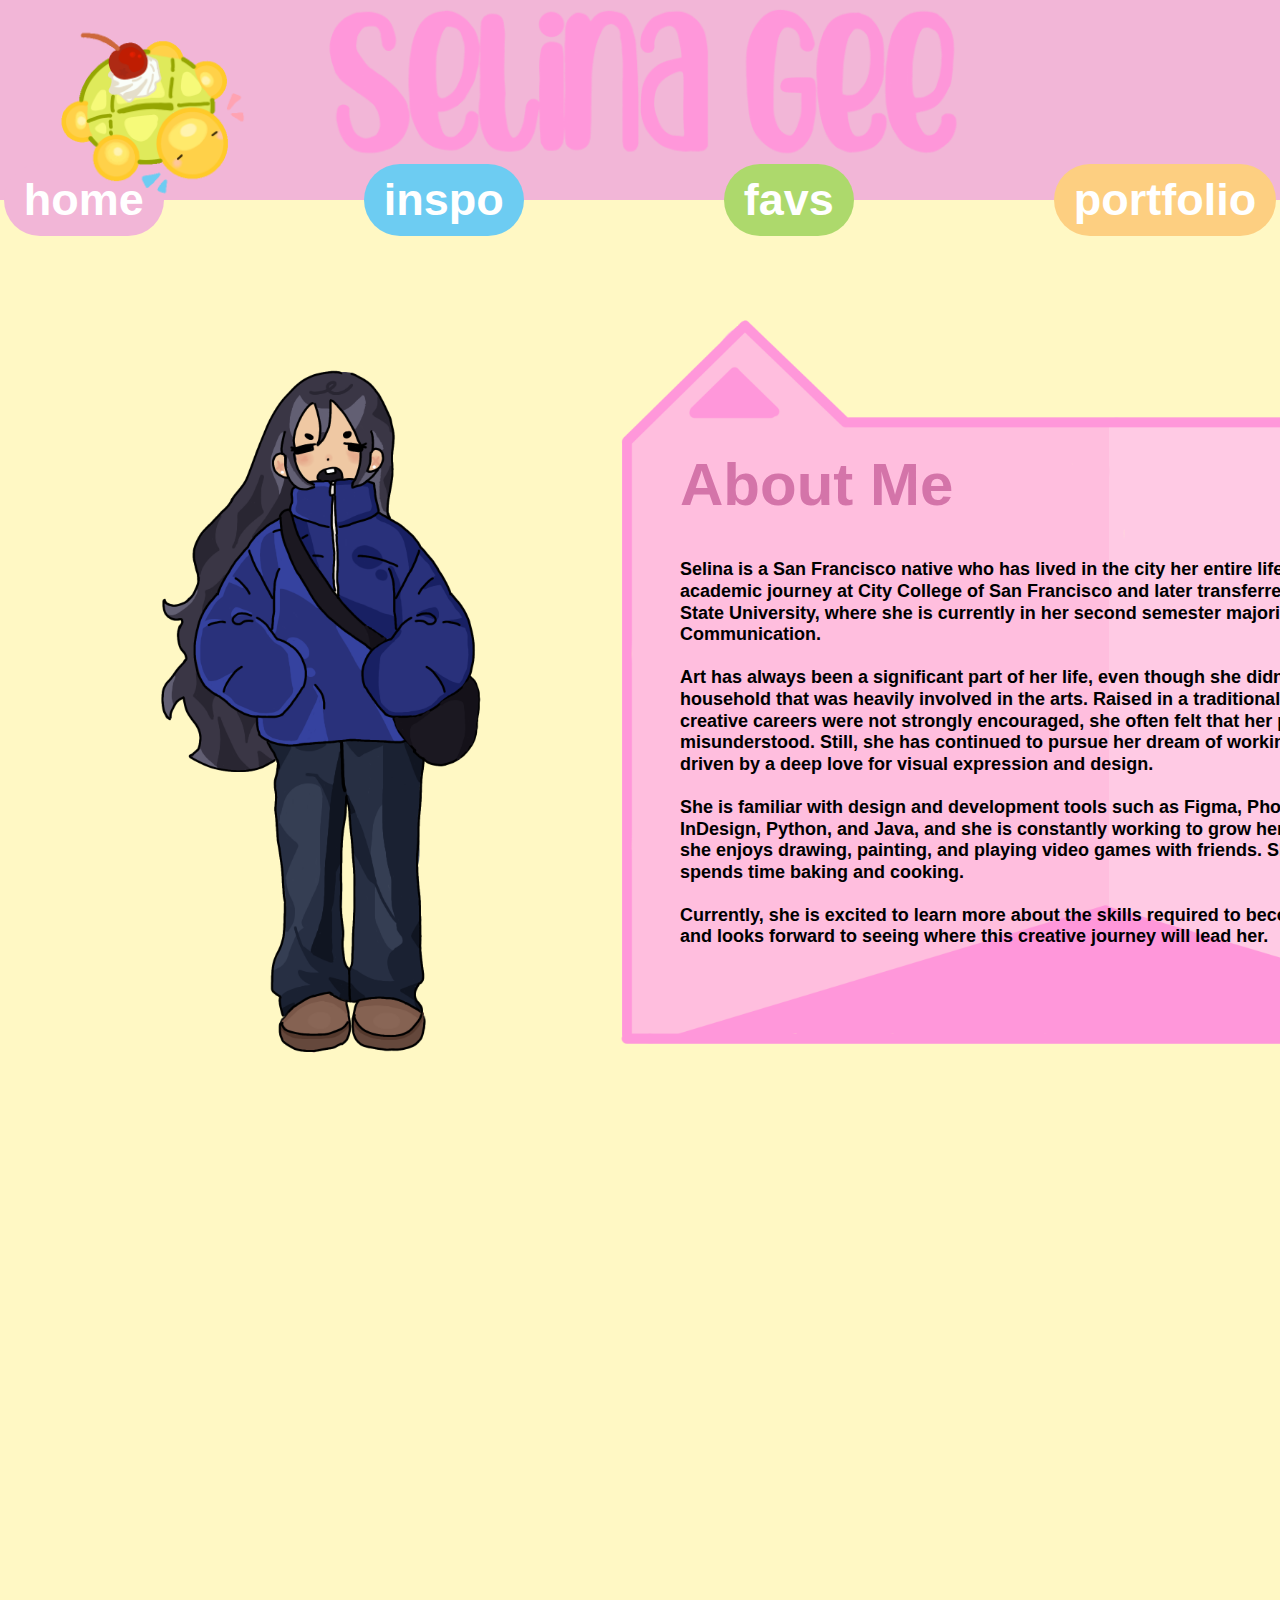
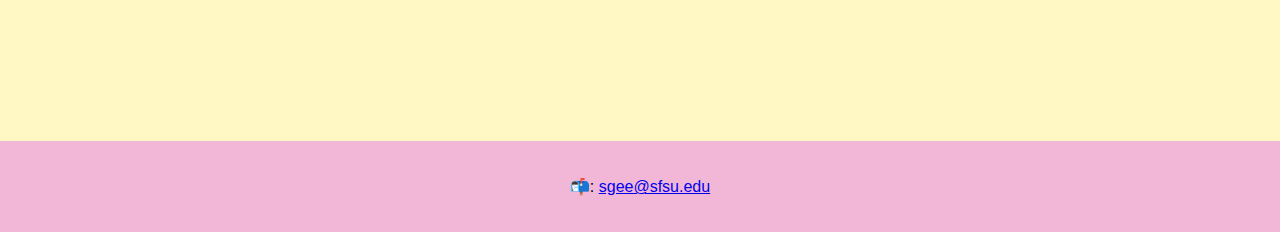
<file: index.html>
<!DOCTYPE html>
<html lang="en">
   <head>
      <meta charset="UTF-8">
      <title>Home</title>
      <link rel="stylesheet" href="css/style.css">
   </head>
   
   
   <header>
   <nav>
    <a href="index.html" class="nav-btn home">home</a>
    <a href="inspiration/inspiration.html" class="nav-btn inspo">inspo</a>
    <a href="topfive/topfive.html" class="nav-btn favs">favs</a>
    <a href="portfolio/portfolio.html" class="nav-btn portfolio">portfolio</a>
   
   </nav>
      
    </header>
       <section>
          <div class="background">
             <img src="img/catbox.png" alt="Pink Cat Box" class="catbox" width="1400" height="800">
             <img src="img/my name.png" alt="Selina Gee" class="my-name">
             <img src="img/turtle bread.gif" alt="turtle gif" class="turtle-gif">
           <div class="drawing-container">
             <img src="img/drawing of me.png" alt="drawing of me"  class="drawing">
          <div class="text">
            
              <h1>About Me</h1>
            <p>
             Selina is a San Francisco native who has lived in the city her entire life. She began her academic journey at City College of San Francisco and later transferred to San Francisco State University, where she is currently in her second semester majoring in Visual Communication.
             <br><br>
             Art has always been a significant part of her life, even though she didn’t grow up in a household that was heavily involved in the arts. Raised in a traditional Chinese family where creative careers were not strongly encouraged, she often felt that her passion for art was misunderstood. Still, she has continued to pursue her dream of working in a creative field, driven by a deep love for visual expression and design.
             <br><br>
             She is familiar with design and development tools such as Figma, Photoshop, Illustrator, InDesign, Python, and Java, and she is constantly working to grow her skills. In her free time, she enjoys drawing, painting, and playing video games with friends. She also occasionally spends time baking and cooking.
             <br><br>
             Currently, she is excited to learn more about the skills required to become a UX/UI designer and looks forward to seeing where this creative journey will lead her.
             <br><br>
             </p>
             </div>
             </div>
          </div>
               
       
           <footer>
            <p>📬: <a href="mailto:sgee@sfsu.edu.com">sgee@sfsu.edu</a></p>
                </footer>

       </section>

    

   
   
      
   
   
   
</html>
</file>
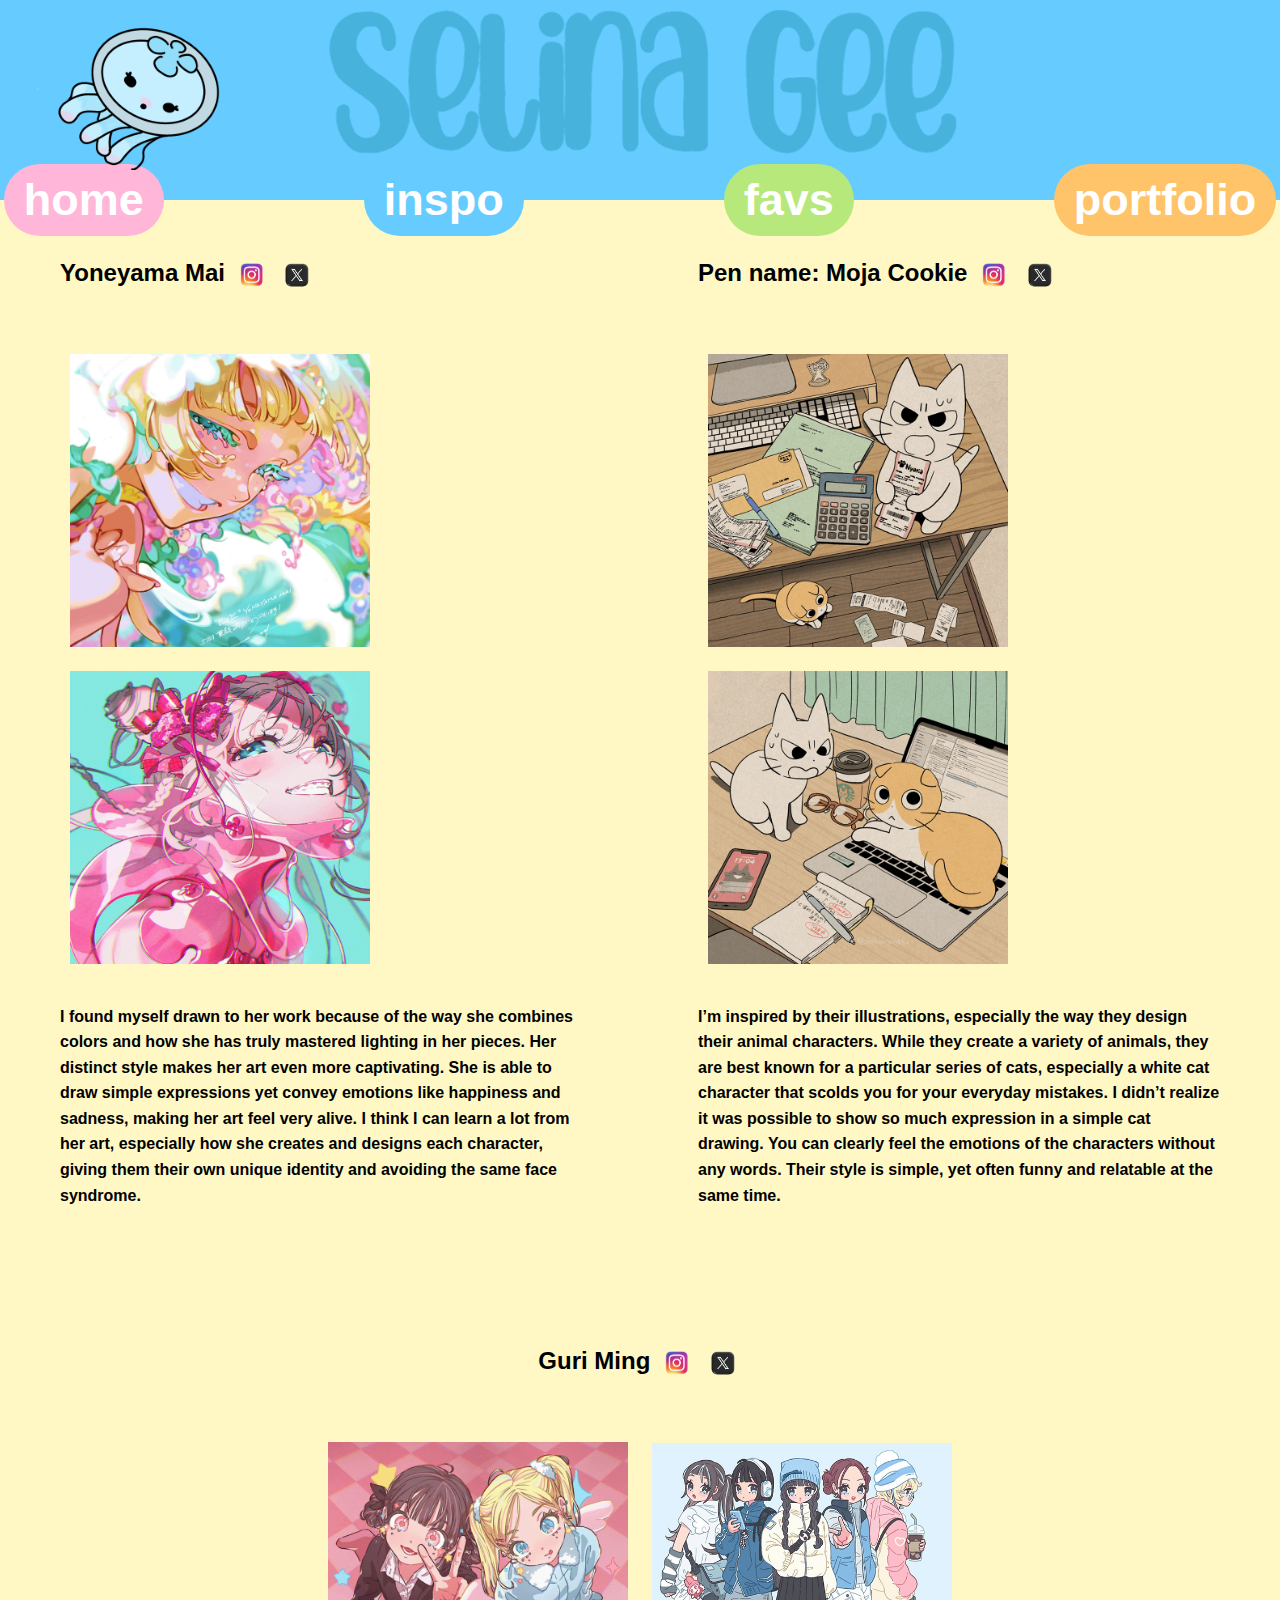
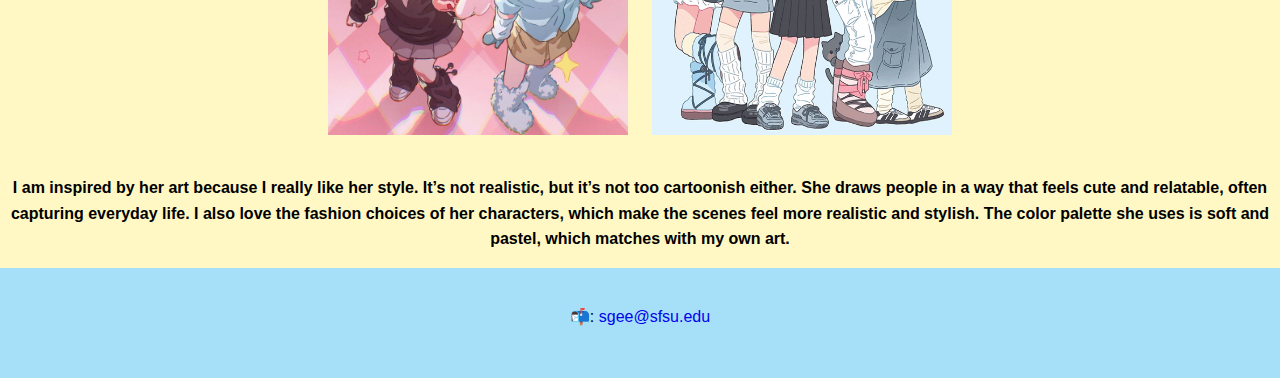
<file: inspiration/inspiration.html>
<!DOCTYPE html>
<html lang="en">
   <head>
      <meta charset="UTF-8">
      <title>inspiration</title>
      <link rel="stylesheet" href="css/style.css">
      
   </head>
  
   <body>

   <header>
   <nav>
    <a href="../index.html" class="nav-btn home">home</a>
    <a href="inspiration.html" class="nav-btn inspo">inspo</a>
    <a href="../topfive/topfive.html" class="nav-btn favs">favs</a>
    <a href="../portfolio/portfolio.html" class="nav-btn portfolio">portfolio</a>

   </nav>
   
   <div class="top-left-image">
  <img src="img/jellyfish.png" alt="jellyfish">
  </div>
   <img src="img/myname.png" alt="Selina Gee" class="my-name">
   </header>
   
   <section>
    <div class="container">
       <div class="column">
          <h1>Yoneyama Mai
         <!--instagram-->
             <a href="https://www.instagram.com/yoneyamai/" target="_blank">
             <img src="img/instagram.png" alt="Instagram" width="24" height="24" style="vertical-align: middle; margin-left: 8px;">
             </a>
             <!--x-->
             <a href="https://x.com/yoneyamai" target="_blank" rel="noopener noreferrer">
             <img src="img/x.png" alt="x/twitter" width="38" height="38" style="vertical-align: middle; margin-left: 8px;">
                </a>
          </h1>

             <img src="img/yoneyama mai1.png" alt="Yoneyama Mai illustration"  width="300" 
             style="display: inline-block; position: relative; top: -10px; margin: 10px;">
             <img src="img/yoneyama mai2.png" alt="Yoneyama Mai illustration"  width="300" 
             style="display: inline-block; position: relative; top: -10px; margin: 10px;">
             <p><strong>
            I found myself drawn to her work because of the way she combines colors and how she has truly mastered lighting in her pieces. Her distinct style makes her art even more captivating. She is able to draw simple expressions yet convey emotions like happiness and sadness, making her art feel very alive. I think I can learn a lot from her art, especially how she creates and designs each character, giving them their own unique identity and avoiding the same face syndrome.
            </strong></p>
       </div>
          
          <div class="column">
             <h1>Pen name: <span>Moja Cookie</span>
         <!--instagram-->
             <a href="https://www.instagram.com/shikaruneko/" target="_blank">
             <img src="img/instagram.png" alt="Instagram" width="24" height="24" style="vertical-align: middle; margin-left: 8px;">
             </a>
             <!--x-->
             <a href="https://x.com/shikaruneko" target="_blank" rel="noopener noreferrer">
             <img src="img/x.png" alt="x/twitter" width="38" height="38" style="vertical-align: middle; margin-left: 8px;">
                </a>
             </h1>

             <img src="img/moja cookie1.png" alt="shikaruneko illustration"  width="300" 
             style="display: inline-block; position: relative; top: -10px; margin: 10px;">
             <img src="img/moja cookie2.png" alt="shikaruneko illustration"  width="300" 
              style="display: inline-block; position: relative; top: -10px; margin: 10px;">
             <p><strong>
             I’m inspired by their illustrations, especially the way they design their animal characters. While they create a variety of animals, they are best known for a particular series of cats, especially a white cat character that scolds you for your everyday mistakes. I didn’t realize it was possible to show so much expression in a simple cat drawing. You can clearly feel the emotions of the characters without any words. Their style is simple, yet often funny and relatable at the same time.
             </strong></p>
            </div>
          </div>

          <div class="full-width">
             <h1>Guri Ming
             <!--instagram-->
                <a href="https://www.instagram.com/guri__ming/" target="_blank">
                <img src="img/instagram.png" alt="Instagram" width="24" height="24" style="vertical-align: middle; margin-left: 8px;">
                   </a>
             <!--x-->
                <a href="https://x.com/guri__ming" target="_blank" rel="noopener noreferrer">
                <img src="img/x.png" alt="x/twitter" width="38" height="38" style="vertical-align: middle; margin-left: 8px;">
                   </a>
             </h1>

                <img src="img/guri ming1.png" alt="guri ming illustration" width="300"
                style="display: inline-block; position: relative; top: -10px; margin: 10px;">
                <img src="img/guri ming2.png" alt="guri ming illustration" width="300"
                style="display: inline-block; position: relative; top: -10px; margin: 10px;">
                
                
             <p style="text-align: center;">
               <strong>
               I am inspired by her art because I really like her style. It’s not realistic, but it’s not too cartoonish either. She draws people in a way that feels cute and relatable, often capturing everyday life. I also love the fashion choices of her characters, which make the scenes feel more realistic and stylish. The color palette she uses is soft and pastel, which matches with my own art.
                </strong>
            </p>
          </div>


            <footer>
            <p>📬: <a href="mailto:sgee@sfsu.edu.com">sgee@sfsu.edu</a></p>
                </footer>

      </body>

 </section>

</html>
</file>
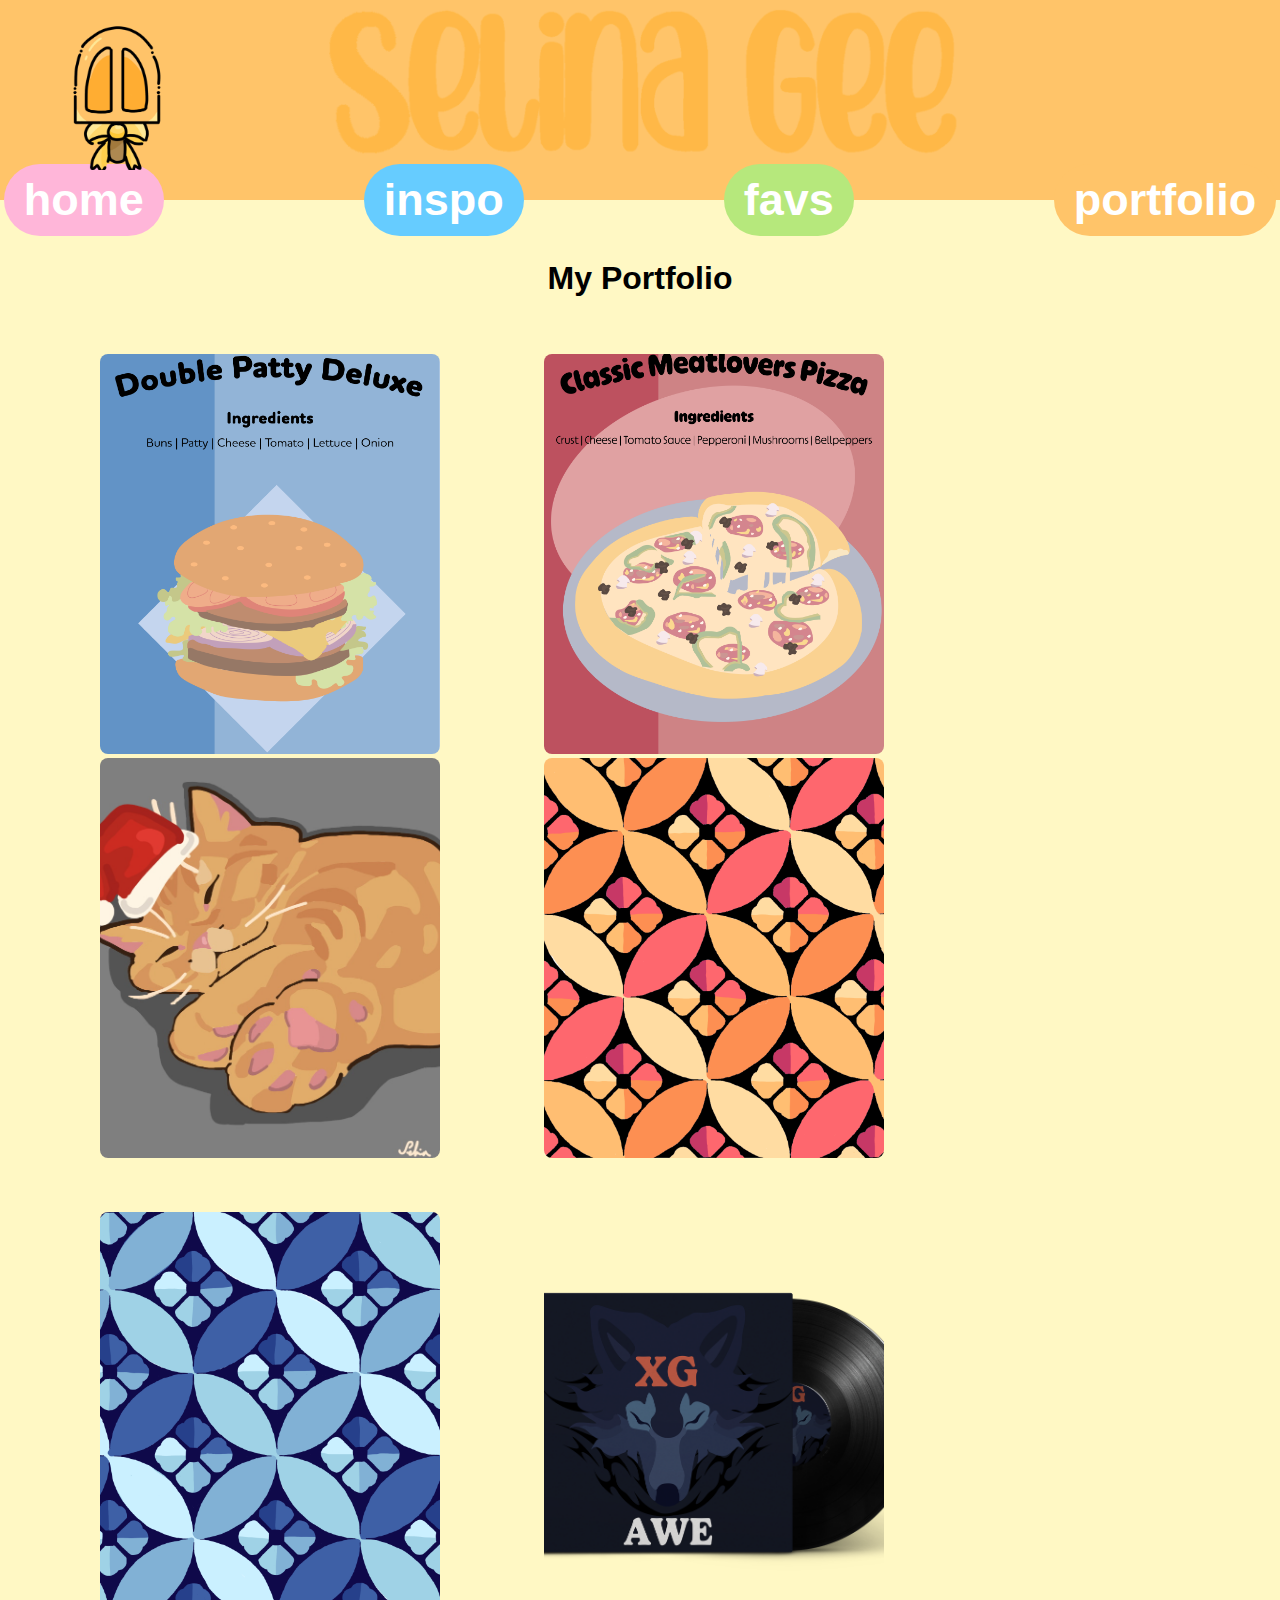
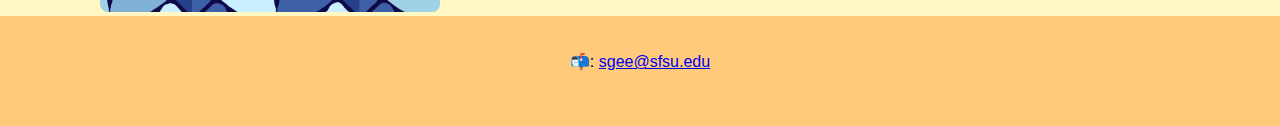
<file: portfolio/portfolio.html>
<!DOCTYPE html>
<html lang="en">
   <head>
      <meta charset="UTF-8">
      <title>Portfolio</title>
      <link rel="stylesheet" href="css/style.css">
   </head>
   <body>

   <header>
   <nav>
    <a href="../index.html" class="nav-btn home">home</a>
    <a href="../inspiration/inspiration.html" class="nav-btn inspo">inspo</a>
    <a href="../topfive/topfive.html" class="nav-btn favs">favs</a>
    <a href="portfolio.html" class="nav-btn portfolio">portfolio</a>
    
    </nav>
     <div class="top-left-image">
      <img src="img/orangesicle.png" alt="orangesicle" class="custom-top-img">
     </div>
   <img src="img/myname.png" alt="Selina Gee" class="my-name">
       </header>
       
       <h1 style="text-align: center; margin-top: 60px;">My Portfolio</h1>
       <br>
       <section class="portfolio-gallery">
         <br>
          <img src="img/burger recipe page.png" alt="burger recipe page" style="margin-left: 100px;">
          <img src="img/pizza recipe page.png"  alt="pizza recipe page"  style="margin-left: 100px;">
          <img src="img/cat.jpg" alt="christmas cat" style="margin-left: 100px;">
          <img src="img/sunset.png" alt="pattern" style="margin-left: 100px;">
          <div style="flex-basis: 100%; height: 50px;"></div>
          <img src="img/sea.png" alt="pattern" style="margin-left: 100px;">
          <img src="img/redesign xg album cover.png" alt="redesign of an album cover" style="margin-left: 100px;">
         
         <footer>
            <p>📬: <a href="mailto:sgee@sfsu.edu.com">sgee@sfsu.edu</a></p>
                </footer>
    
          
       
   </body>
   
   </section>
  
</html>
</file>
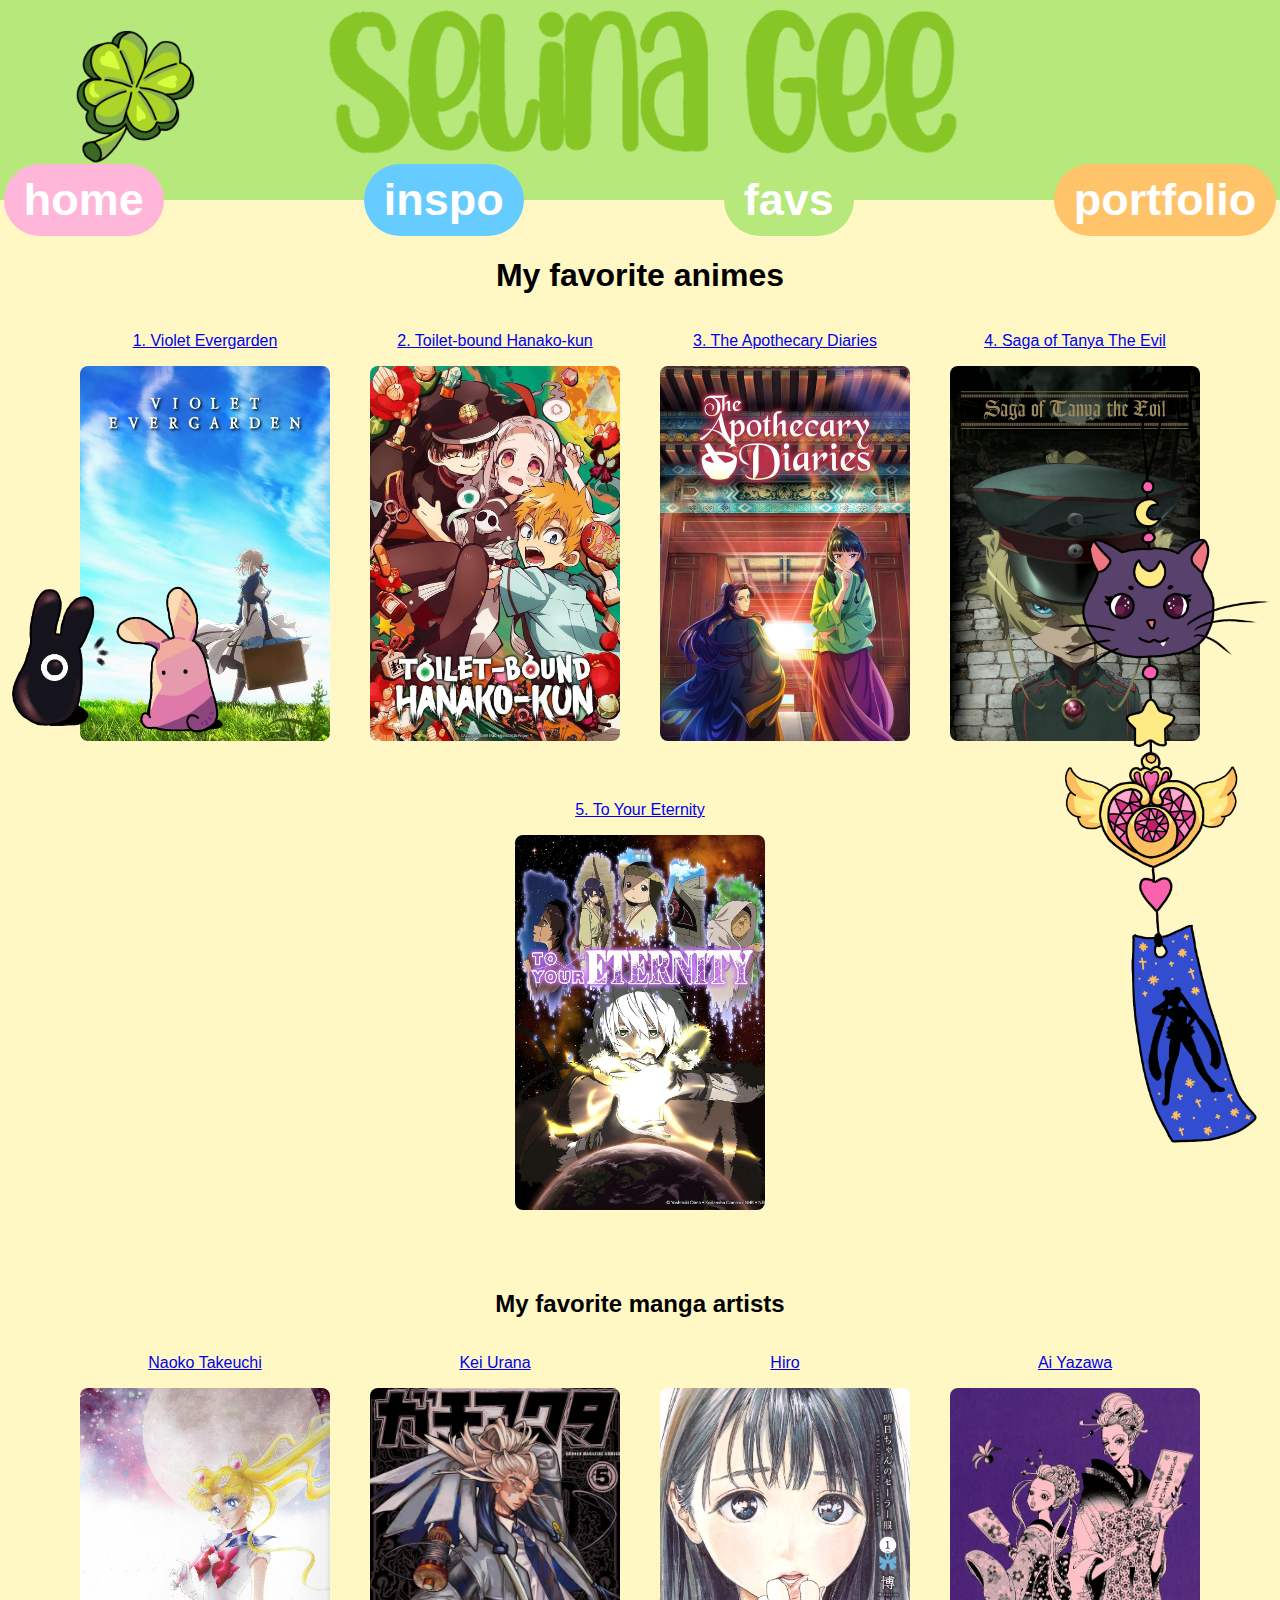
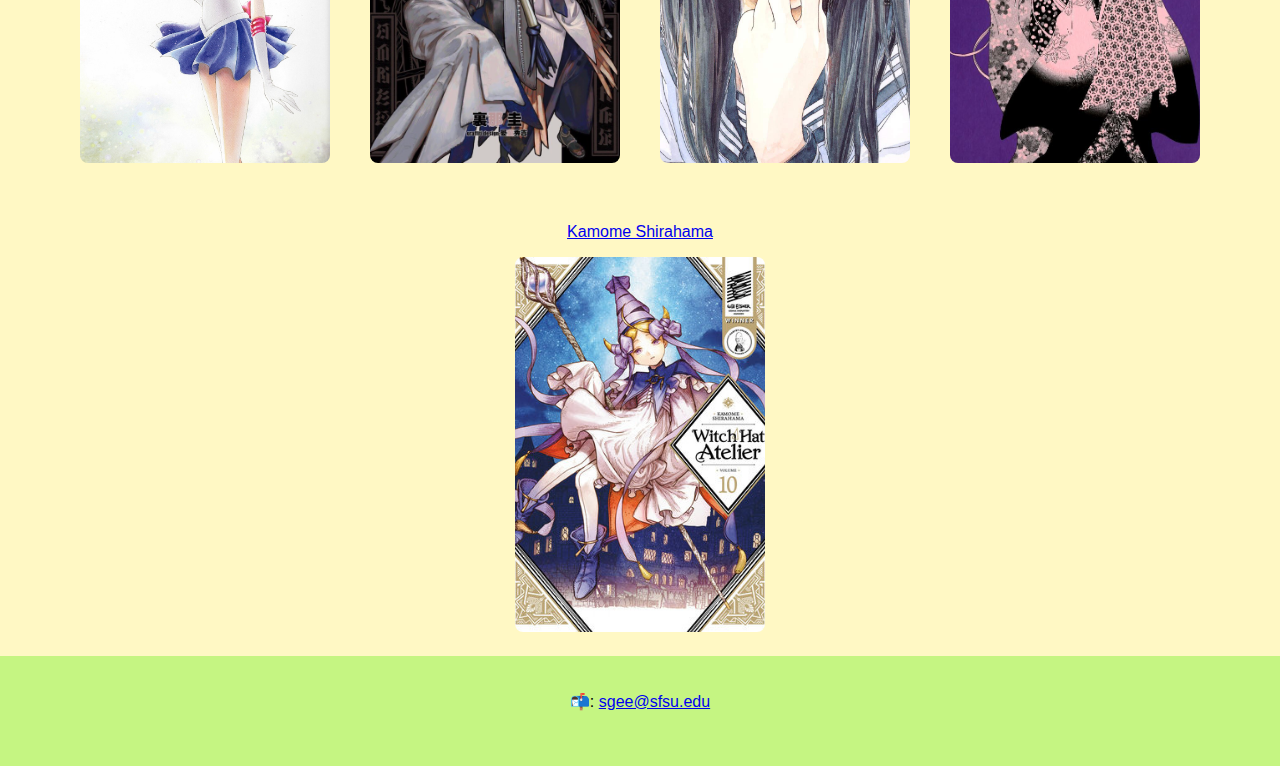
<file: topfive/topfive.html>
<!DOCTYPE html>
<html lang="en">
   <head>
      <meta charset="UTF-8">
      <title>my favs</title>
      <link rel="stylesheet" href="css/style.css">
   </head>
    <body>
  
    <div class="floating-img">
  <img src="img/bunnie.png" alt="Bunnie">
</div>
    
    <img src="img/windchime.png" alt="wind chime drawing" class="windchime">


   <header>
   <nav>
       <a href="../index.html" class="nav-btn home">home</a>
       <a href="../inspiration/inspiration.html" class="nav-btn inspo">inspo</a>
       <a href="topfive.html" class="nav-btn favs">favs</a>
       <a href="../portfolio/portfolio.html" class="nav-btn portfolio">portfolio</a>
   </nav>
   <br>
   
   <div class="top-left-image">
      <img src="img/clover.png" alt="fourleaf clover" class="custom-top-img">
    </div>
    <img src="img/myname.png" alt="Selina Gee" class="my-name">
    </header>
   
   <section>
    
      <div class="anime-row">
    <!-- section 1-->
     
       <section class="anime">
         <br>
         <br>
           <h1 style="text-align: center;">My favorite animes</h1>
      <div class="grid">
       <div class="item">
          <p><a href="https://www.youtube.com/watch?v=_grmduuECm4&t=1s" target="_blank" rel="noopener noreferrer">1. Violet Evergarden</a></p>
          <img src="img/violet evergarden.jpg" alt="violet evergarden anime cover" class="vertical-rect"
          style="display: inline-block; position: relative; top: -10px; margin: 10px;">
             </div>
       <div class="item">
          <p><a href="https://www.youtube.com/watch?v=i16sCqu4N9w" target="_blank" rel="noopener noreferrer">2. Toilet-bound Hanako-kun</a></p>
          <img src="img/toilet-bound hanako-kun.jpg" alt="toilet-bound hanako-kun anime cover" class="vertical-rect"
          style="display: inline-block; position: relative; top: -10px; margin: 10px;">
             </div>
       <div class="item">
          <p><a href="https://www.youtube.com/watch?v=XYNGkSvFT8c" target="_blank" rel="noopener noreferrer">3. The Apothecary Diaries</a></p>
          <img src="img/apothecary diaries.jpg" alt="the apothecary diaries anime cover" class="vertical-rect"
          style="display: inline-block; position: relative; top: -10px; margin: 10px;">
             </div>
       <div class="item">
          <p><a href="https://www.youtube.com/watch?v=lCPf9SA4mgU" target="_blank" rel="noopener noreferrer">4. Saga of Tanya The Evil</a></p>
          <img src="img/saga of tanya the evil.jpg" alt="saga of tanya the evil anime cover" class="vertical-rect"
           style="display: inline-block; position: relative; top: -10px; margin: 10px;">
             </div>
       <div class="item">
          <p><a href="https://www.youtube.com/watch?v=WHq46obaDR8" target="_blank" rel="noopener noreferrer">5. To Your Eternity</a></p>
          <img src="img/to your eternity.jpg" alt="to your eternity anime cover" class="vertical-rect"
           style="display: inline-block; position: relative; top: -10px; margin: 10px;">
          </div>
       </div>
    </div>
 </section>
       <br>
      
    <!-- section 2-->
       <section class="manga row">
         <br>
          <h2 style="text-align: center;">My favorite manga artists</h2>
    <div class="grid">
       <div class="item" style="text-align: center;">
          <p><a href="https://en.wikipedia.org/wiki/Naoko_Takeuchi" target="_blank" rel="noopener noreferrer">Naoko Takeuchi</a></p>
             <img src="img/sailor moon.jpg" alt="sailor moon illustration by Naoko Takeuchi" class="vertical-rect"
                 style="display: inline-block; position: relative; top: -10px; margin: 10px;">
             </div>
         
       <div class="item" style="text-align: center;">
          <p><a href="https://www.instagram.com/kei_urana/?hl=en"  target="_blank" rel="noopener noreferrer">Kei Urana</a></p>
             <img src="img/gachiakuta.png" alt="gachiakuta illustration by Kei Urana" class="vertical-rect"
                style="display: inline-block; position: relative; top: -10px; margin: 10px;">
             </div>
       <div class="item" style="text-align: center;">
          <p><a href="https://x.com/siiteiebahiro" target="_blank" rel="noopener noreferrer">Hiro</a></p>
             <img src="img/hiro.jpg" alt="akebi chan no sailor illustration by Hiro" class="vertical-rect"
                style="display: inline-block; position: relative; top: -10px; margin: 10px;">
             </div> 
       <div class="item" style="text-align: center;">
          <p><a href="https://x.com/yazawaai_ten" rel="noopener noreferrer">Ai Yazawa</a></p>
             <img src="img/paradise kiss.jpg" alt="paradise kiss manga panel by Ai Yazawa" class="vertical-rect"
                style="display: inline-block; position: relative; top: -10px; margin: 10px;">
       </div>
            
       <div class="item" style="text-align: center;">
          <p> <a href="https://x.com/shirahamakamome" rel="noopener noreferrer">Kamome Shirahama</a></p>
             <img src="img/witch hat atelier.jpg" alt="witch hat atelier manga cover art by Kamome Shirahama" class="vertical-rect"
                style="display: inline-block; position: relative; top: -10px; margin: 10px;">

                
       </div>
          </div>
    </section>
       </div>

    <!-- Footer -->
  <footer>
     <p>📬: <a href="mailto:sgee@sfsu.edu.com">sgee@sfsu.edu</a></p>
  </footer>

   </body>

</html>
</file>
<file: css/style.css>
body {
     margin: 0;
     font-family: Arial, sans-serif;
     background-color:#FFF8C4;  
}

nav {
     display: flex;
     justify-content: center;
     gap: 200px;

}

.nav-btn {
     position: relative;
     border: none;
     margin-top: 200px;
     border-radius: 300px;
     padding: 10px 20px;
     font-weight: bold;
     color: white;
     cursor: pointer;
     font-size: 45px;
}



.home {
    background-color: #F2B6D7;
    text-decoration: none;
}

.inspo {
    background-color: #6DCCF2;
    text-decoration: none;
}

.inspo:hover {
    background-color: #5bb9e0; 
    cursor: pointer;
}

.favs {
    background-color: #ADD96C;
    text-decoration: none;
}

.favs:hover {
    background-color: #9cc95a; 
    cursor: pointer;
}

.portfolio {
    background-color: #FDCF81;
    text-decoration: none;
}

.portfolio:hover {
    background-color: #f8c167; 
    cursor: pointer;
}

main {
    display: flex;
    justify-content: center;
    padding: 20px;
}

 header {
      height: 200px;
      background-color: #F2B6D7;
      color: white;
      display: flex;
      align-items: center;
      justify-content: center;
      font-size: 20px;
    }

.my-name {
  position: absolute;
  top: -47px; 
  left: 50%;
  transform: translateX(-50%);
  width: 700px; 
  z-index: 2;
}


.catbox {
  position: relative;
  left: 350px;
  top: 100px;

}

.drawing {
  width: 550px;
  height: auto;
  position: relative;
  top: -670px; 
  z-index: 20; 
  margin-left: 50px;  
}

.text {
  position: absolute;
  top: 390px;      
  left: 660px;     
  color: #d474a9;    
  font-size: 30px;
  font-weight: bold;
}

.text {
  width: 90%;               
  max-width: 800px;
  padding: 20px;
  word-wrap: break-word;    
  white-space: normal;      
  overflow-wrap: break-word;
}

.text p {
  font-size: 18px;
  color: #000000;
  line-height: 1.2;
}


.turtle-gif {
  position: absolute;
  top: 0;
  left: 40px;
  width: 230px;  /* smaller size */
  height: auto;
}



footer {
  background-color: #F2B6D7;
  min-height: 50px;
  padding: 20px;
  text-align: center;
   
   
}
</file>
<file: inspiration/css/style.css>
body {
     margin: 0;
     font-family: Arial, sans-serif;
     background-color: #FFF8C4;  
}

.nav-btn {
  text-decoration: none;
  padding: 10px 20px;
  border-radius: 300px;
  font-weight: bold;
  font-size: 45px;
  color: white;
  display: inline-block;
  margin-top: 200px;

}

header {
      height: 200px;
      background-color: #66CCFF;
      color: white;
      display: flex;
      align-items: center;
      justify-content: center;
      font-size: 20px;
    }
  
    .my-name {
  position: absolute;
  top: -47px; 
  left: 50%;
  transform: translateX(-50%);
  width: 700px; 
  z-index: 2;
}


.top-left-image {
  position: absolute;
  top: 20px;
  left: 30px;
  width: 200px;
  height: 150px;
  overflow: hidden;
  z-index: 10;
  border-radius: 8px;
}

.top-left-image img {
  width: 100%;
  height: 100%;
  object-fit: cover;
}


nav {
   display: flex;
   justify-content: center;
   gap: 200px;

}


 .home { background-color: #FFB6D9; }

 .home:hover {
    background-color: #e69dc5; 
    cursor: pointer;
 }

 .inspo { background-color: #66CCFF; }

 .favs { background-color: #B6E87C; }
 
 .favs:hover {
    background-color: #9cc95a; 
    cursor: pointer;
}

 .portfolio { background-color: #FFC469; }

 .portfolio:hover {
    background-color: #f8c167; 
    cursor: pointer;
}


.active {
  text-decoration: underline;
}

main {
    display: flex;
    justify-content: center;
    padding: 20px;
}

.container {
  display: flex;
  justify-content: space-between;
  padding: 40px 60px;
}


.column {
  width: 45%;
}

h1 {
  font-size: 24px;
  font-weight: bold;
  margin-bottom: 60px;
}

p {
  font-size: 16px;
  line-height: 1.6;
}

.full-width {
  width: 100%;
  text-align: center;
  margin-top: 80px;
}

a {
  text-decoration: none;
}


footer {
  background-color: #a6e0f8;
  min-height: 70px;
  padding: 20px;
  text-align: center;
}
</file>
<file: portfolio/css/style.css>
body {
     margin: 0;
     font-family: Arial, sans-serif;
     background-color: #FFF8C4;  
}

.nav-btn {
  text-decoration: none;
  padding: 10px 20px;
  border-radius: 300px;
  font-weight: bold;
  font-size: 45px;
  color: white;
  display: inline-block;
  margin-top: 200px;

}

nav {
   display: flex;
   justify-content: center;
   gap: 200px;

}

header {
      height: 200px;
      background-color: #FFC469;
      color: white;
      display: flex;
      align-items: center;
      justify-content: center;
      font-size: 20px;
    }

    .my-name {
  position: absolute;
  top: -47px; 
  left: 50%;
  transform: translateX(-50%);
  width: 700px; 
  z-index: 2;
}

.custom-top-img {
  width: 175px;
  height: 150px;
  object-fit: cover;
  border-radius: 0; 
}

.top-left-image {
  position: absolute;
  top: 20px;
  left: 30px;
  z-index: 10;
}

.home { background-color: #FFB6D9; }

.home:hover {
    background-color: #e69dc5; 
    cursor: pointer;
 }

.inspo { background-color: #66CCFF; }

.inspo:hover {
    background-color: #5bb9e0; 
    cursor: pointer;
}

.favs { background-color: #B6E87C; }

.favs:hover {
    background-color: #9cc95a; 
    cursor: pointer;
}

.portfolio { background-color: #FFC469; }



.active {
  text-decoration: underline;
}

main {
    display: flex;
    justify-content: center;
    padding: 20px;
}


.portfolio-gallery img {
  width: 340px;
  height: 400px;
  object-fit: cover;
  border-radius: 8px;
  transition: transform 0.3s ease;
}

.portfolio-gallery img:hover {
  transform: scale(1.05);
}



footer {
  background-color: #ffca7a;
  min-height: 70px;
  padding: 20px;
  text-align: center;
}
</file>
<file: topfive/css/style.css>
body {
     margin: 0;
     font-family: Arial, sans-serif;
     background-color: #FFF8C4;  
}

.nav-btn {
  text-decoration: none;
  padding: 10px 20px;
  border-radius: 300px;
  font-weight: bold;
  font-size: 45px;
  color: white;
  display: inline-block;
  margin-top: 200px;

}

nav {
   display: flex;
   justify-content: center;
   gap: 200px;

}

.home { background-color: #FFB6D9; }

.home:hover {
    background-color: #e69dc5; 
    cursor: pointer;
}

.inspo { background-color: #66CCFF; }

.inspo:hover {
    background-color: #5bb9e0; 
    cursor: pointer;
}

.favs { background-color: #B6E87C; }

.portfolio { background-color: #FFC469; }

.portfolio:hover {
    background-color: #f8c167; 
    cursor: pointer;
}


.active {
  text-decoration: underline;
}

main {
    display: flex;
    justify-content: center;
    padding: 20px;
}

header {
      height: 200px;
      background-color: #B6E87C;
      color: white;
      display: flex;
      align-items: center;
      justify-content: center;
      font-size: 20px;
    }

.my-name {
  position: absolute;
  top: -47px; 
  left: 50%;
  transform: translateX(-50%);
  width: 700px; 
  z-index: 2;
}



.vertical-rect:hover {
  transform: scale(1.05);
  box-shadow: 0 8px 16px rgba(0, 0, 0, 0.3);
  transition: transform 0.3s ease, box-shadow 0.3s ease;
  cursor: pointer;
}


.grid {
  display: flex;
  flex-wrap: wrap;
  gap: 20px; 
  justify-content: center;
}

.container {
  max-width: 1200px;
  margin: 0 auto;
  padding: 0 20px;
}

.vertical-rect {
  width: 250px;        
  height: 375px;       
  object-fit: cover;  
  border-radius: 8px;  
}

.anime-row {
  display: flex;
  justify-content: center;
  gap: 20px; 
  flex-wrap: wrap; 
}

.anime {
  text-align: center;
}


.floating-img {
  position: absolute;
  top: 530px;  /* up and down */
  left: -30px;  
  z-index: 10;
}

.floating-img img {
  width: 280px;
  height: auto;
}



.windchime {
    position: absolute;
    top: 380px;       
    right: -100px;     
    width: 450px;    
    z-index: 10;     
}

.custom-top-img {
  width: 200px;
  height: 150px;
  object-fit: cover;
  border-radius: 0; 
}

.top-left-image {
  position: absolute;
  top: 20px;
  left: 30px;
  z-index: 10;
}

footer {
  background-color: #c5f582;
  min-height: 70px;
  padding: 20px;
  text-align: center;
}
</file>
